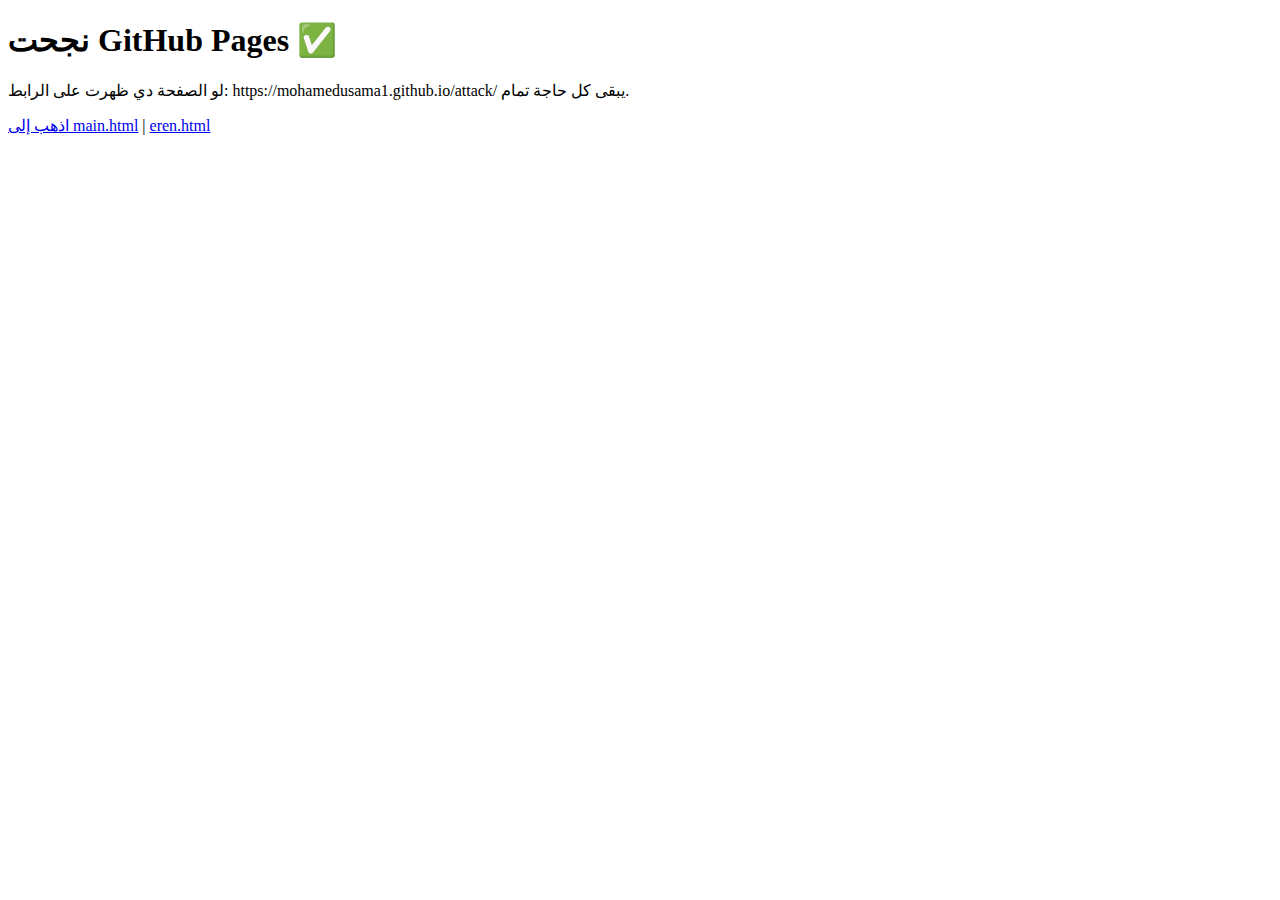
<file: index.html>
<!DOCTYPE html>
<html lang="ar">
<head>
  <meta charset="utf-8" />
  <meta name="viewport" content="width=device-width,initial-scale=1" />
  <title>Test Page</title>
</head>
<body>
  <h1>نجحت GitHub Pages ✅</h1>
  <p>لو الصفحة دي ظهرت على الرابط: https://mohamedusama1.github.io/attack/ يبقى كل حاجة تمام.</p>
  <p><a href="attack/main.html">اذهب إلى main.html</a> | <a href="attack/eren.html">eren.html</a></p>
</body>
</html>
</file>
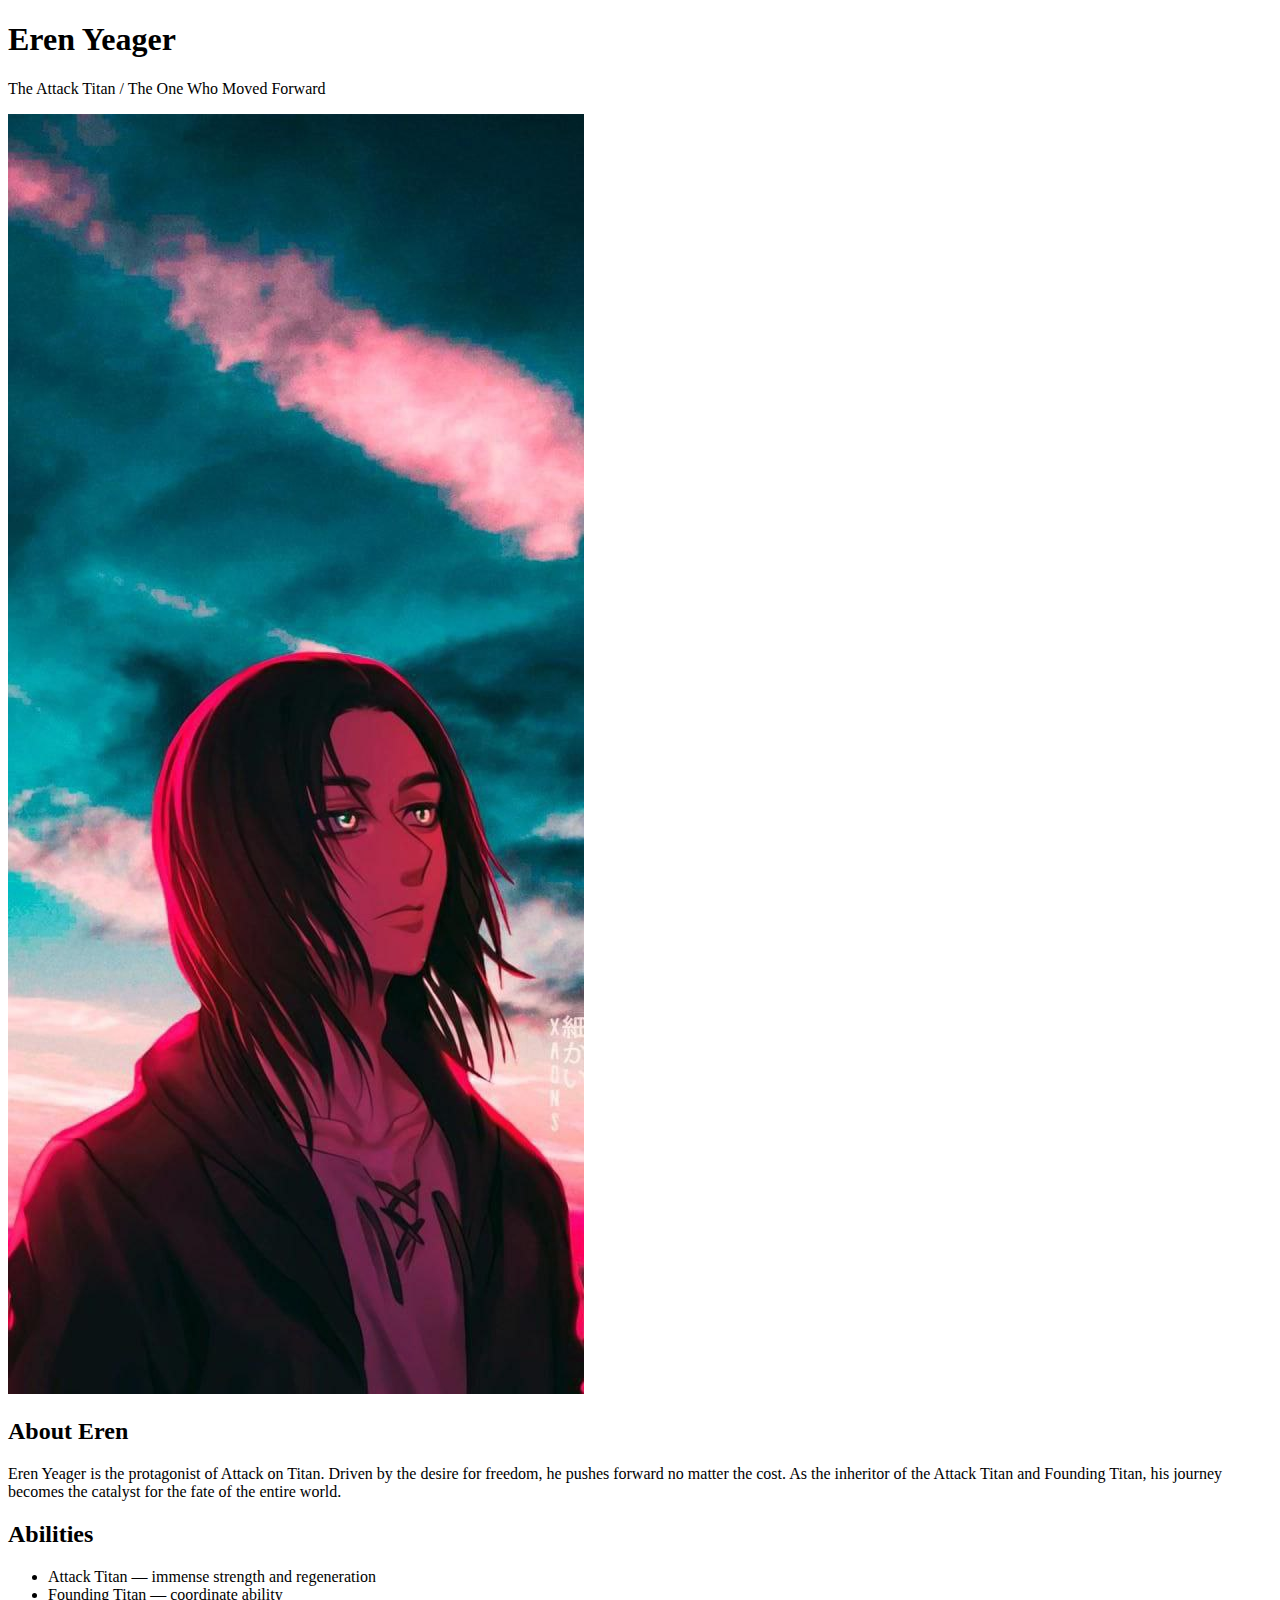
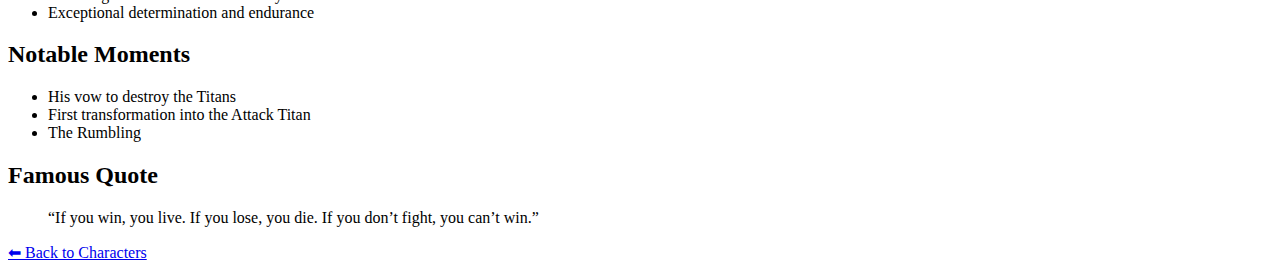
<file: attack/eren.html>
<!DOCTYPE html>
<html lang="en">
<head>
    <meta charset="UTF-8">
    <title>Eren Yeager — Profile</title>

    <link rel="preconnect" href="https://fonts.googleapis.com">
    <link rel="preconnect" href="https://fonts.gstatic.com" crossorigin>
    <link href="https://fonts.googleapis.com/css2?family=Merriweather:wght@300;400;700&family=Oswald:wght@600&display=swap" rel="stylesheet">

    <!-- صفحة CSS الخاصة بإيرين -->
    <link rel="stylesheet" href="styles/eren.css" />
</head>

<body>
<div class="container">

    <header>
        <h1>Eren Yeager</h1>
        <p>The Attack Titan / The One Who Moved Forward</p>
    </header>

    <section class="profile">
        <img src="img/erenn.png" alt="Eren Yeager">

        <div class="info">
            <h2>About Eren</h2>
            <p>
                Eren Yeager is the protagonist of Attack on Titan. Driven by the desire
                for freedom, he pushes forward no matter the cost. As the inheritor of
                the Attack Titan and Founding Titan, his journey becomes the catalyst
                for the fate of the entire world.
            </p>

            <h2>Abilities</h2>
            <ul>
                <li>Attack Titan — immense strength and regeneration</li>
                <li>Founding Titan — coordinate ability</li>
                <li>Exceptional determination and endurance</li>
            </ul>

            <h2>Notable Moments</h2>
            <ul>
                <li>His vow to destroy the Titans</li>
                <li>First transformation into the Attack Titan</li>
                <li>The Rumbling</li>
            </ul>

            <h2>Famous Quote</h2>
            <blockquote>
                “If you win, you live. If you lose, you die. If you don’t fight, you can’t win.”
            </blockquote>

            <a href="main.html" class="back">⬅ Back to Characters</a>
        </div>
    </section>

</div>
</body>
</html>
</file>
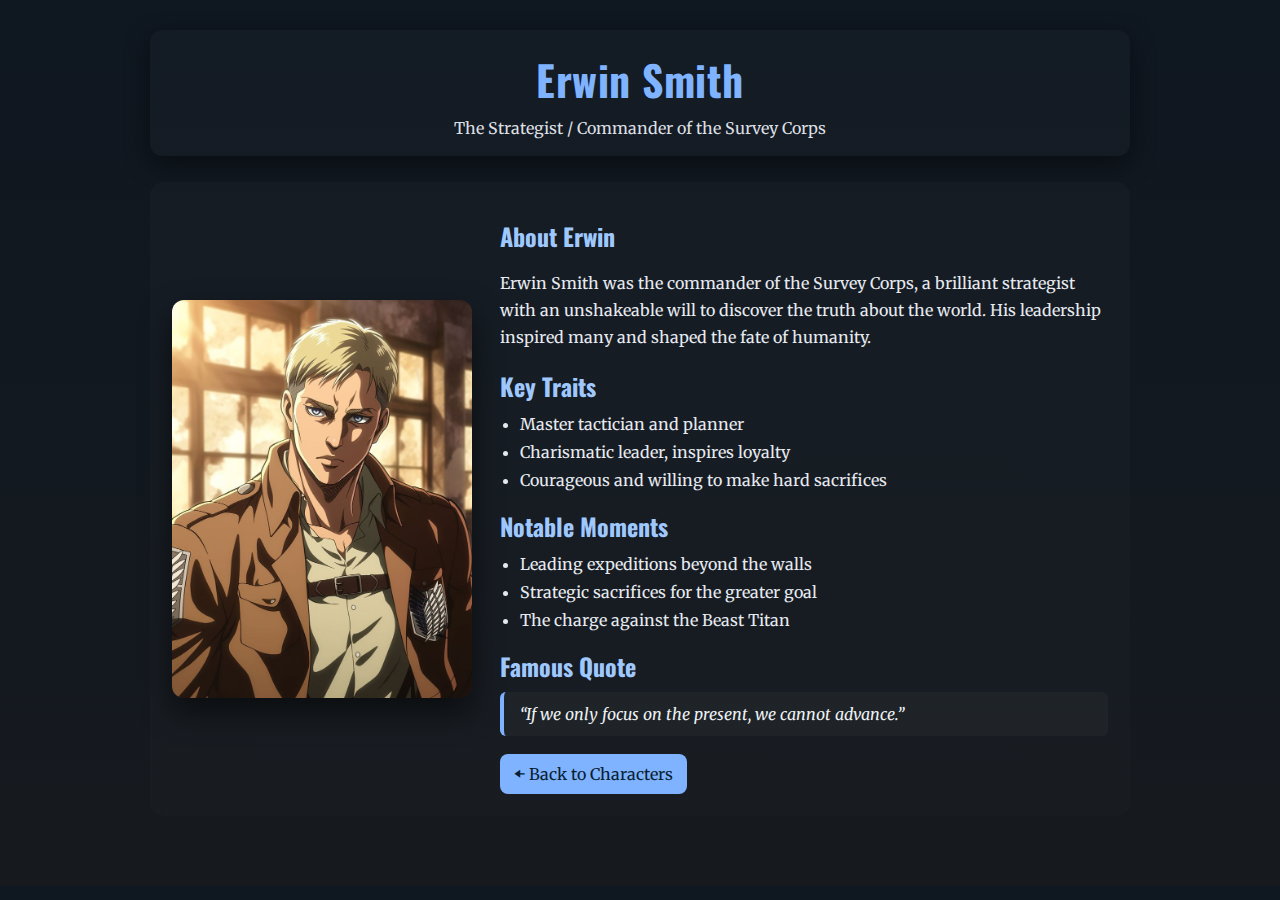
<file: attack/erwin.html>
<!DOCTYPE html>
<html lang="en">
<head>
    <meta charset="UTF-8">
    <title>Erwin Smith — Profile</title>

    <link rel="preconnect" href="https://fonts.googleapis.com">
    <link rel="preconnect" href="https://fonts.gstatic.com" crossorigin>
    <link href="https://fonts.googleapis.com/css2?family=Merriweather:wght@300;400;700&family=Oswald:wght@600&display=swap" rel="stylesheet">

    <!-- صفحة خاصة بأروين -->
    <link rel="stylesheet" href="styles/erwin.css" />
</head>

<body>
<div class="container">

    <header>
        <h1>Erwin Smith</h1>
        <p>The Strategist / Commander of the Survey Corps</p>
    </header>

    <section class="profile">
        <img src="img/erwinn.png" alt="Erwin Smith">

        <div class="info">
            <h2>About Erwin</h2>
            <p>
                Erwin Smith was the commander of the Survey Corps, a brilliant strategist
                with an unshakeable will to discover the truth about the world. His leadership
                inspired many and shaped the fate of humanity.
            </p>

            <h2>Key Traits</h2>
            <ul>
                <li>Master tactician and planner</li>
                <li>Charismatic leader, inspires loyalty</li>
                <li>Courageous and willing to make hard sacrifices</li>
            </ul>

            <h2>Notable Moments</h2>
            <ul>
                <li>Leading expeditions beyond the walls</li>
                <li>Strategic sacrifices for the greater goal</li>
                <li>The charge against the Beast Titan</li>
            </ul>

            <h2>Famous Quote</h2>
            <blockquote>
                “If we only focus on the present, we cannot advance.”
            </blockquote>

            <a href="main.html" class="back">⬅ Back to Characters</a>
        </div>
    </section>

</div>
</body>
</html>
</file>
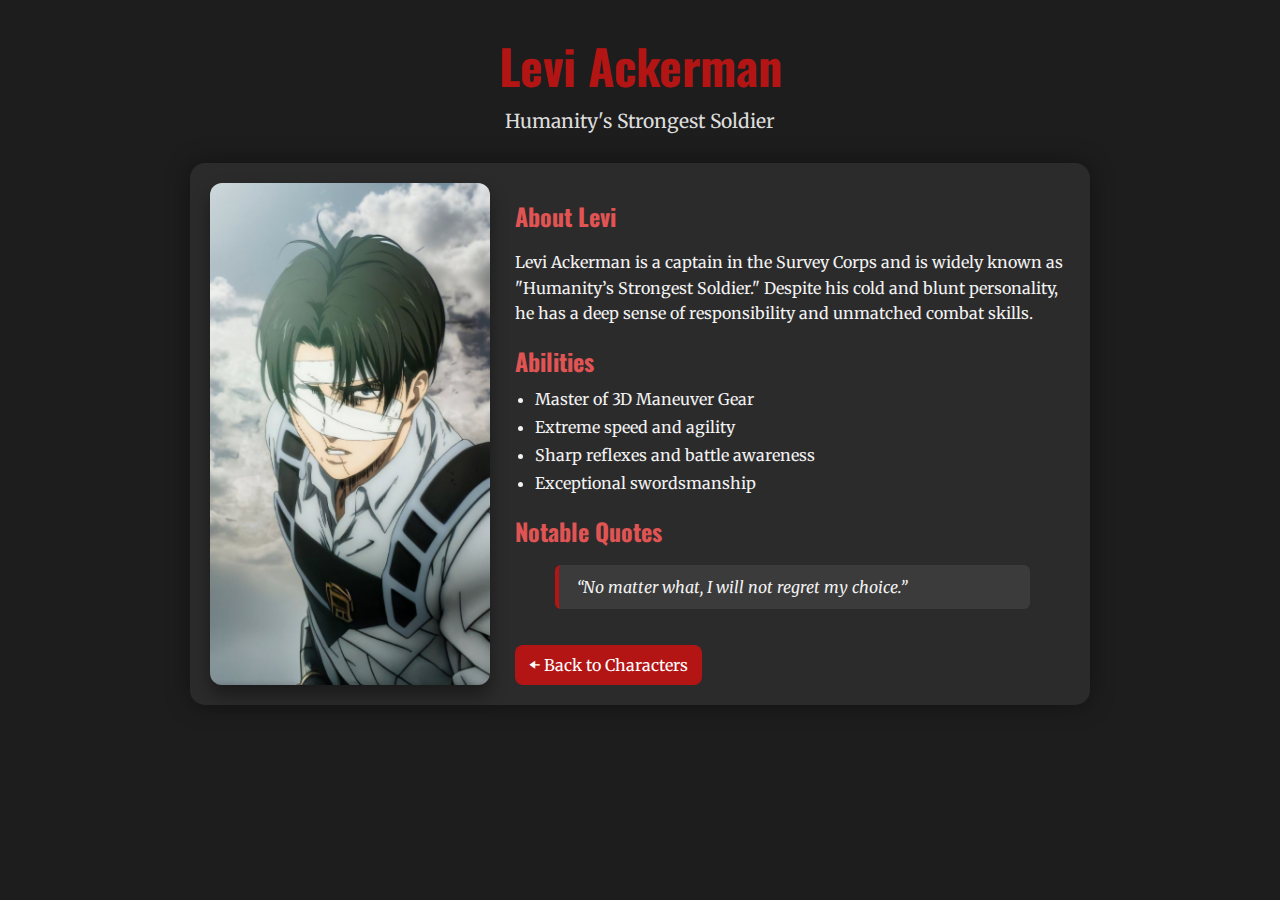
<file: attack/levi.html>
<!DOCTYPE html>
<html lang="en">
<head>
    <meta charset="UTF-8" />
    <title>Levi Ackerman</title>

    <link rel="preconnect" href="https://fonts.googleapis.com">
    <link rel="preconnect" href="https://fonts.gstatic.com" crossorigin>
    <link href="https://fonts.googleapis.com/css2?family=Merriweather:wght@300;400;700&family=Oswald:wght@600&display=swap" rel="stylesheet">

    <link rel="stylesheet" href="styles/levi.css" />
</head>

<body>
<div class="container">

    <header>
        <h1>Levi Ackerman</h1>
        <p>Humanity's Strongest Soldier</p>
    </header>

    <section class="profile">
        <img src="img/levii.png" alt="Levi Ackerman">

        <div class="info">
            <h2>About Levi</h2>
            <p>
                Levi Ackerman is a captain in the Survey Corps and is widely known as
                "Humanity’s Strongest Soldier." Despite his cold and blunt personality,
                he has a deep sense of responsibility and unmatched combat skills.
            </p>

            <h2>Abilities</h2>
            <ul>
                <li>Master of 3D Maneuver Gear</li>
                <li>Extreme speed and agility</li>
                <li>Sharp reflexes and battle awareness</li>
                <li>Exceptional swordsmanship</li>
            </ul>

            <h2>Notable Quotes</h2>
            <blockquote>
                “No matter what, I will not regret my choice.”
            </blockquote>

            <a href="main.html" class="back">⬅ Back to Characters</a>
        </div>
    </section>

</div>
</body>
</html>
</file>
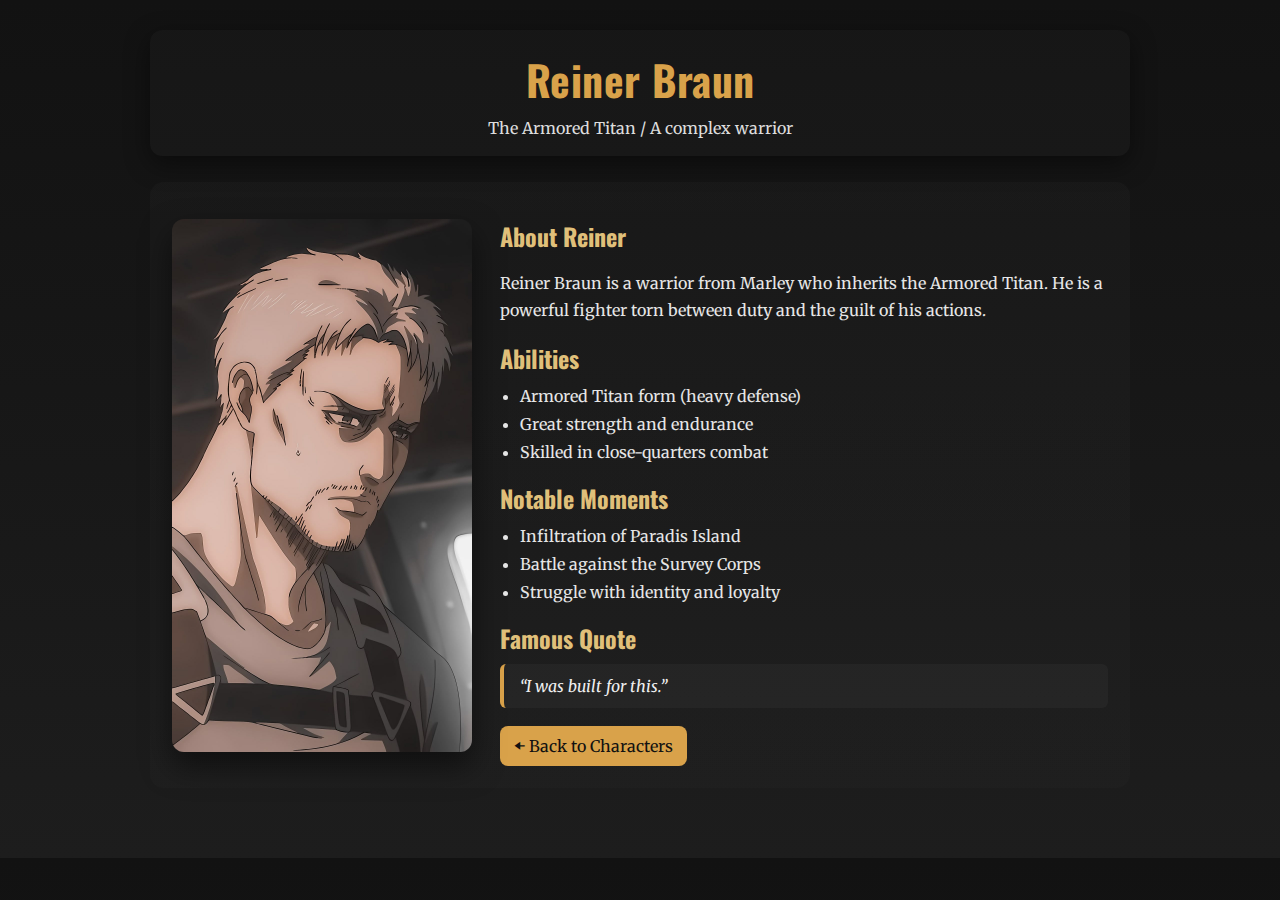
<file: attack/reiner.html>
<!DOCTYPE html>
<html lang="en">
<head>
    <meta charset="UTF-8">
    <title>Reiner Braun — Profile</title>

    <link rel="preconnect" href="https://fonts.googleapis.com">
    <link rel="preconnect" href="https://fonts.gstatic.com" crossorigin>
    <link href="https://fonts.googleapis.com/css2?family=Merriweather:wght@300;400;700&family=Oswald:wght@600&display=swap" rel="stylesheet">

    <!-- Link to the page-specific CSS -->
    <link rel="stylesheet" href="styles/reiner.css" />
</head>

<body>
<div class="container">

    <header>
        <h1>Reiner Braun</h1>
        <p>The Armored Titan / A complex warrior</p>
    </header>

    <section class="profile">
        <img src="img/reinerr.png" alt="Reiner Braun">

        <div class="info">
            <h2>About Reiner</h2>
            <p>
                Reiner Braun is a warrior from Marley who inherits the Armored Titan.
                He is a powerful fighter torn between duty and the guilt of his actions.
            </p>

            <h2>Abilities</h2>
            <ul>
                <li>Armored Titan form (heavy defense)</li>
                <li>Great strength and endurance</li>
                <li>Skilled in close-quarters combat</li>
            </ul>

            <h2>Notable Moments</h2>
            <ul>
                <li>Infiltration of Paradis Island</li>
                <li>Battle against the Survey Corps</li>
                <li>Struggle with identity and loyalty</li>
            </ul>

            <h2>Famous Quote</h2>
            <blockquote>
                “I was built for this.”
            </blockquote>

            <a href="main.html" class="back">⬅ Back to Characters</a>
        </div>
    </section>

</div>
</body>
</html>
</file>
<file: attack/styles/eren.css>
<!DOCTYPE html>
<html lang="en">
<head>
    <meta charset="UTF-8">
    <title>Eren Yeager — Profile</title>

    <link rel="preconnect" href="https://fonts.googleapis.com">
    <link rel="preconnect" href="https://fonts.gstatic.com" crossorigin>
    <link href="https://fonts.googleapis.com/css2?family=Merriweather:wght@300;400;700&family=Oswald:wght@600&display=swap" rel="stylesheet">

    <!-- صفحة CSS الخاصة بإيرين -->
    <link rel="stylesheet" href="styles/eren.css" />
</head>

<body>
<div class="container">

    <header>
        <h1>Eren Yeager</h1>
        <p>The Attack Titan / The One Who Moved Forward</p>
    </header>

    <section class="profile">
        <img src="img/erenn.png" alt="Eren Yeager">

        <div class="info">
            <h2>About Eren</h2>
            <p>
                Eren Yeager is the protagonist of Attack on Titan. Driven by the desire
                for freedom, he pushes forward no matter the cost. As the inheritor of
                the Attack Titan and Founding Titan, his journey becomes the catalyst
                for the fate of the entire world.
            </p>

            <h2>Abilities</h2>
            <ul>
                <li>Attack Titan — immense strength and regeneration</li>
                <li>Founding Titan — coordinate ability</li>
                <li>Exceptional determination and endurance</li>
            </ul>

            <h2>Notable Moments</h2>
            <ul>
                <li>His vow to destroy the Titans</li>
                <li>First transformation into the Attack Titan</li>
                <li>The Rumbling</li>
            </ul>

            <h2>Famous Quote</h2>
            <blockquote>
                “If you win, you live. If you lose, you die. If you don’t fight, you can’t win.”
            </blockquote>

            <a href="main.html" class="back">⬅ Back to Characters</a>
        </div>
    </section>

</div>
</body>
</html>
</file>
<file: attack/styles/erwin.css>
/* styles/erwin.css */
body {
    margin: 0;
    padding: 0;
    background: linear-gradient(180deg,#0f1720 0%, #161a1f 100%);
    color: #eef2f5;
    font-family: 'Merriweather', serif;
}

.container {
    width: 92%;
    max-width: 980px;
    margin: 30px auto;
    padding-bottom: 40px;
}

header {
    text-align: center;
    margin-bottom: 26px;
    padding: 18px;
    background: rgba(255,255,255,0.02);
    border-radius: 12px;
    box-shadow: 0 8px 26px rgba(0,0,0,0.45);
}

header h1 {
    font-family: 'Oswald', sans-serif;
    font-size: 2.6rem;
    color: #7fb3ff; /* لون بارد قيادي يناسب أروين */
    margin: 0;
    letter-spacing: 0.5px;
}

header p {
    margin: 8px 0 0;
    color: #dcdfe3;
    font-size: 1rem;
}

/* Profile layout */
.profile {
    display: flex;
    gap: 28px;
    flex-wrap: wrap;
    background: linear-gradient(180deg, rgba(255,255,255,0.02), rgba(255,255,255,0.01));
    padding: 22px;
    border-radius: 14px;
    align-items: center;
}

.profile img {
    width: 300px;
    height: auto;
    border-radius: 12px;
    box-shadow: 0 14px 30px rgba(0,0,0,0.55);
    transform: translateY(0);
    transition: transform 300ms ease, filter 300ms ease;
}

/* تأثير خفيف عند hover */
.profile img:hover {
    transform: translateY(-6px) scale(1.03);
    filter: saturate(1.05);
}

.info {
    flex: 1;
    min-width: 300px;
}

.info h2 {
    font-family: 'Oswald', sans-serif;
    margin: 14px 0 8px;
    color: #9fc8ff;
}

.info p {
    line-height: 1.7;
    color: #e6eaf0;
}

ul {
    margin: 10px 0 18px;
    padding-left: 20px;
    color: #e6eaf0;
}

ul li {
    margin-bottom: 8px;
}

/* Quote */
blockquote {
    background: rgba(255,255,255,0.03);
    padding: 12px 16px;
    border-left: 4px solid #7fb3ff;
    border-radius: 6px;
    font-style: italic;
    margin: 8px 0 0;
}

/* back link */
.back {
    display: inline-block;
    margin-top: 18px;
    padding: 10px 14px;
    background: #7fb3ff;
    color: #082033;
    text-decoration: none;
    border-radius: 8px;
    transition: background 220ms ease, transform 220ms ease;
}

.back:hover {
    background: #5ea0ff;
    transform: translateY(-4px);
}

/* responsive */
@media (max-width:880px){
    .profile { flex-direction: column; align-items: center; text-align: center; }
    .info { min-width: 100%; }
    .profile img { width: 80%; max-width: 400px; }
}
</file>
<file: attack/styles/levi.css>
body {
    margin: 0;
    padding: 0;
    background: #1d1d1d;
    color: #f2f2f2;
    font-family: 'Merriweather', serif;
}

.container {
    width: 90%;
    max-width: 900px;
    margin: auto;
    padding-top: 30px;
}

header {
    text-align: center;
    margin-bottom: 30px;
}

header h1 {
    font-family: 'Oswald', sans-serif;
    font-size: 3rem;
    color: #b31515;
    margin: 0;
}

header p {
    font-size: 1.2rem;
    color: #ddd;
    margin-top: 8px;
}

.profile {
    display: flex;
    gap: 25px;
    flex-wrap: wrap;
    background: #2b2b2b;
    padding: 20px;
    border-radius: 15px;
    box-shadow: 0 0 25px rgba(0,0,0,0.4);
}

.profile img {
    width: 280px;
    height: auto;
    border-radius: 12px;
    box-shadow: 0 10px 18px rgba(0,0,0,0.4);
}

.info {
    flex: 1;
    min-width: 260px;
}

.info h2 {
    font-family: 'Oswald', sans-serif;
    margin: 15px 0 8px;
    color: #e05454;
}

.info p {
    line-height: 1.6;
}

ul {
    margin: 10px 0 20px;
    padding-left: 20px;
}

ul li {
    margin-bottom: 8px;
}

blockquote {
    background: #3b3b3b;
    padding: 12px 18px;
    border-left: 4px solid #b31515;
    border-radius: 6px;
    font-style: italic;
}

.back {
    display: inline-block;
    margin-top: 20px;
    padding: 10px 14px;
    background: #b31515;
    color: white;
    text-decoration: none;
    border-radius: 8px;
    transition: 0.3s;
}

.back:hover {
    background: #8f0f0f;
}
</file>
<file: attack/styles/reiner.css>
/* styles/reiner.css */
body {
    margin: 0;
    padding: 0;
    background: linear-gradient(180deg,#121212 0%, #1d1d1d 100%);
    color: #efefef;
    font-family: 'Merriweather', serif;
}

.container {
    width: 92%;
    max-width: 980px;
    margin: 30px auto;
    padding-bottom: 40px;
}

header {
    text-align: center;
    margin-bottom: 26px;
    padding: 18px;
    background: rgba(255,255,255,0.02);
    border-radius: 12px;
    box-shadow: 0 8px 26px rgba(0,0,0,0.45);
}

header h1 {
    font-family: 'Oswald', sans-serif;
    font-size: 2.6rem;
    color: #d9a24a; /* دراماتيكية لونية تناسب الراينر */
    margin: 0;
    letter-spacing: 0.5px;
}

header p {
    margin: 8px 0 0;
    color: #ddd;
    font-size: 1rem;
}

/* Profile layout */
.profile {
    display: flex;
    gap: 28px;
    flex-wrap: wrap;
    background: linear-gradient(180deg, rgba(255,255,255,0.02), rgba(255,255,255,0.01));
    padding: 22px;
    border-radius: 14px;
    align-items: center;
}

.profile img {
    width: 300px;
    height: auto;
    border-radius: 12px;
    box-shadow: 0 14px 30px rgba(0,0,0,0.5);
    transform: translateY(0);
    transition: transform 300ms ease, filter 300ms ease;
}

/* رسم تأثير خفيف عند hover */
.profile img:hover {
    transform: translateY(-6px) scale(1.03);
    filter: saturate(1.05);
}

.info {
    flex: 1;
    min-width: 300px;
}

.info h2 {
    font-family: 'Oswald', sans-serif;
    margin: 14px 0 8px;
    color: #e0c07a;
}

.info p {
    line-height: 1.7;
    color: #e6e6e6;
}

ul {
    margin: 10px 0 18px;
    padding-left: 20px;
    color: #e6e6e6;
}

ul li {
    margin-bottom: 8px;
}

/* Quote */
blockquote {
    background: rgba(255,255,255,0.03);
    padding: 12px 16px;
    border-left: 4px solid #d9a24a;
    border-radius: 6px;
    font-style: italic;
    margin: 8px 0 0;
}

/* back link */
.back {
    display: inline-block;
    margin-top: 18px;
    padding: 10px 14px;
    background: #d9a24a;
    color: #111;
    text-decoration: none;
    border-radius: 8px;
    transition: background 220ms ease, transform 220ms ease;
}

.back:hover {
    background: #b78635;
    transform: translateY(-4px);
}

/* responsive */
@media (max-width:880px){
    .profile { flex-direction: column; align-items: center; text-align: center; }
    .info { min-width: 100%; }
    .profile img { width: 80%; max-width: 400px; }
}
</file>
